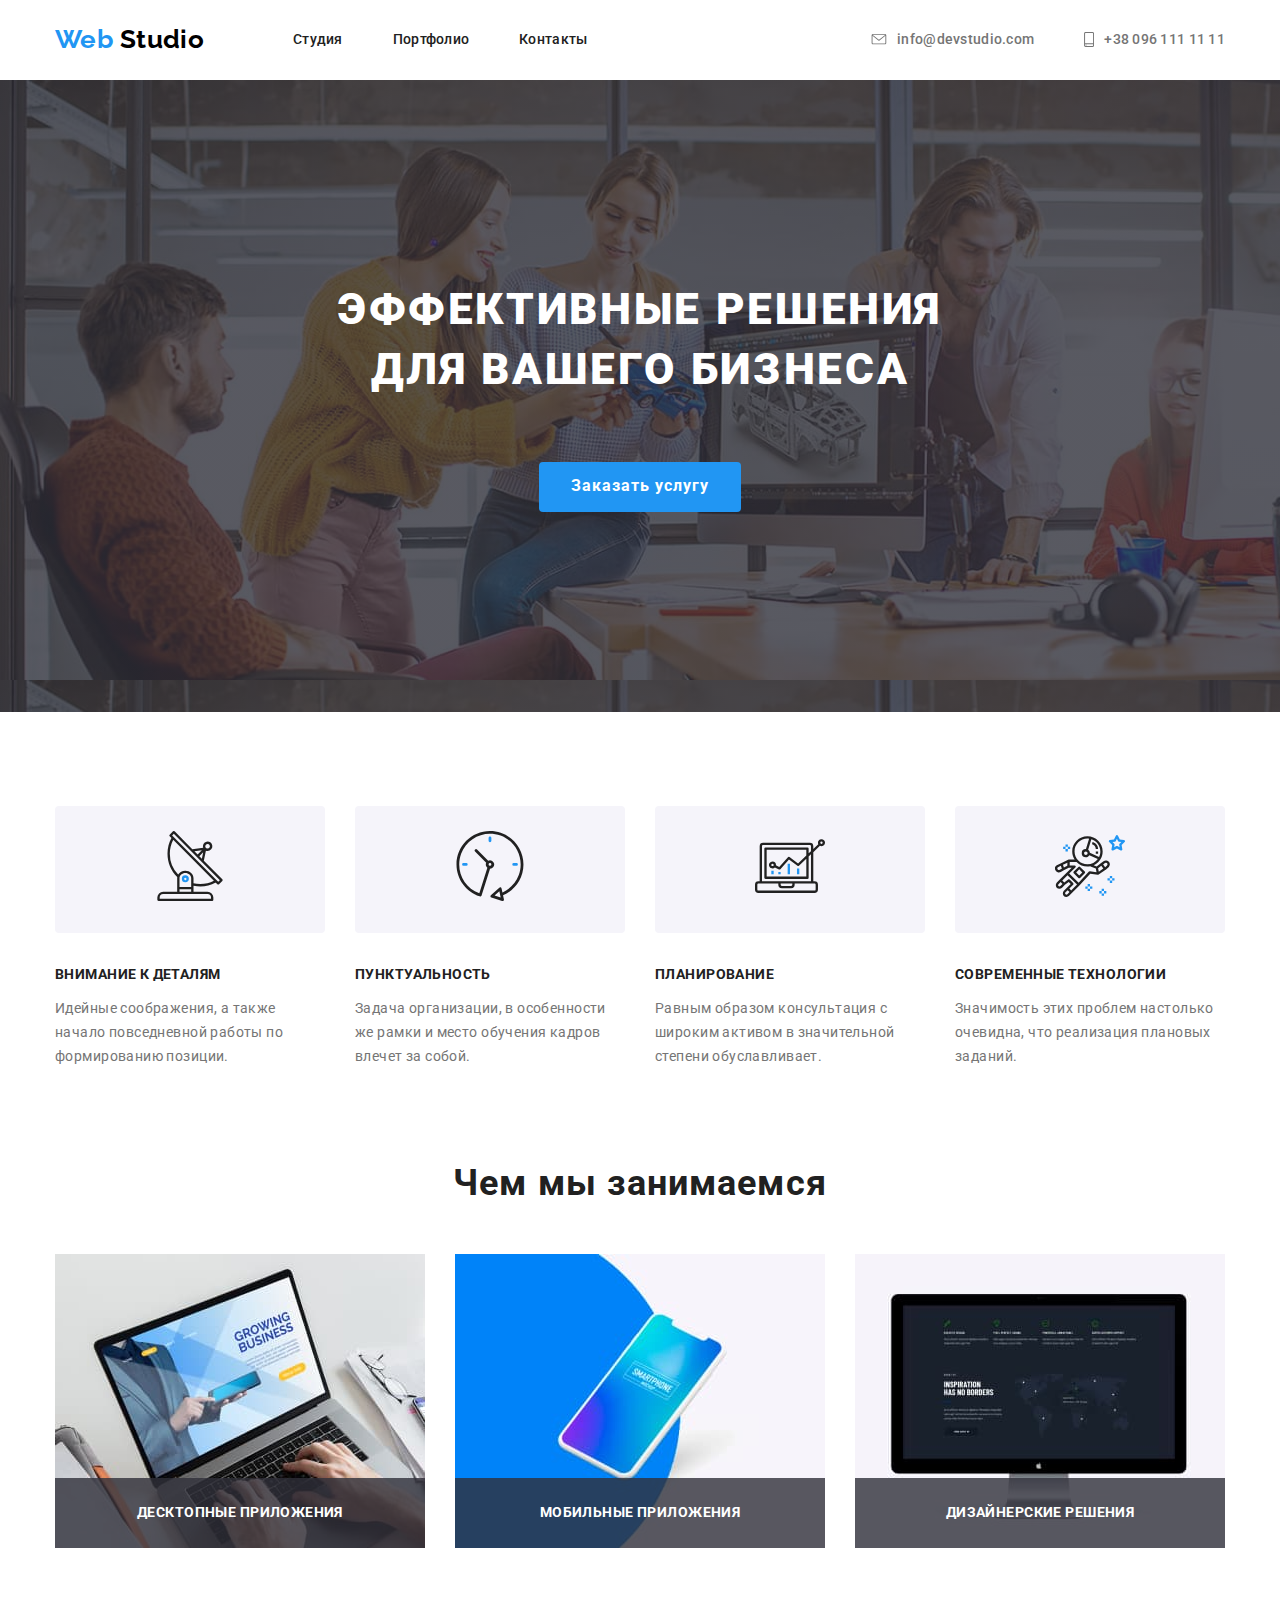
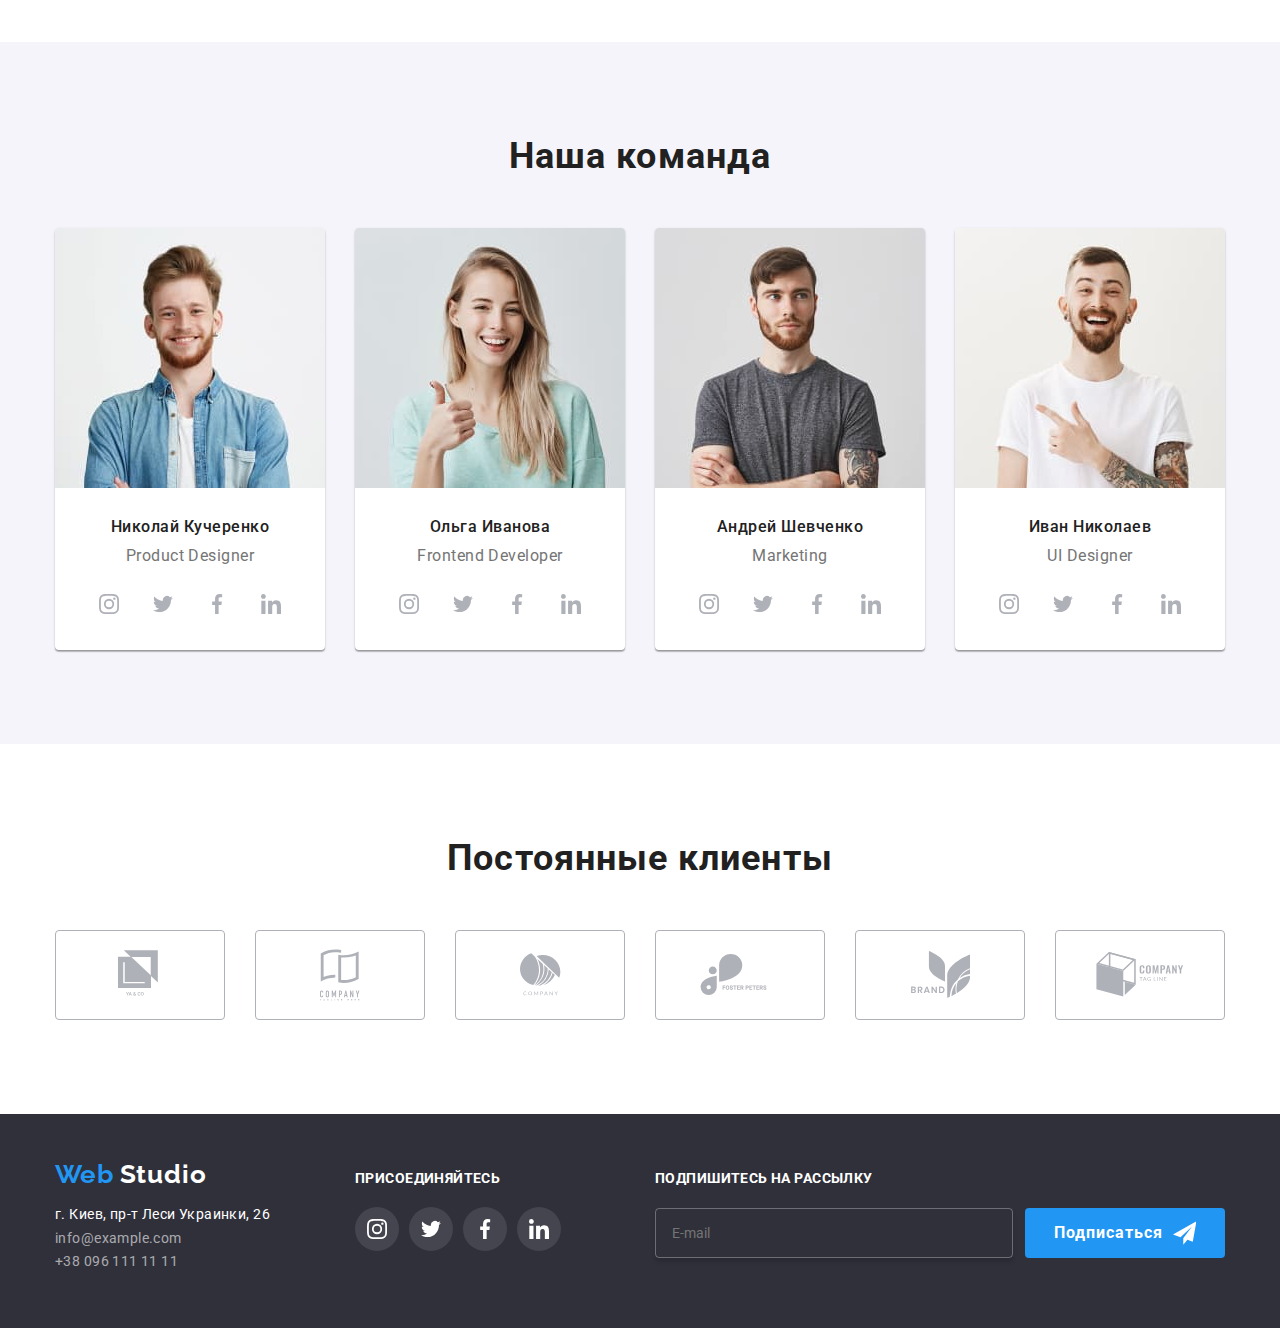
<file: index.html>
<!DOCTYPE html>
<html lang="ru">
  <head>
    <meta charset="UTF-8" />
    <meta name="viewport" content="width=device-width, initial-scale=1.0" />
    <title>Студия</title>
    <link
      href="https://fonts.googleapis.com/css2?family=Raleway:wght@700&family=Roboto:wght@400;500;700;900&display=swap"
      rel="stylesheet"
    />
    <link rel="stylesheet" href="./css/main.min.css" />
  </head>
  <body>
    <header>
      <!-- Navigation -->
      <div class="container header-container">
        <nav class="navigation-container">
          <a href="" class="logo all-logo">
            Web <span class="logo-part">Studio</span></a
          >
          <ul class="site-nav list">
            <li class="nav-item">
              <a href="" class="nav-link current-page">Студия</a>
            </li>
            <li class="nav-item">
              <a
                class="nav-link current-page"
                target="_blank"
                rel="import"
                href="portfolio.html"
                >Портфолио
              </a>
            </li>
            <li class="nav-item">
              <a class="nav-link current-page" href="">Контакты</a>
            </li>
          </ul>
        </nav>
        <ul class="contact list">
          <li class="contact-link">
            <a class="link" href="mailto:info@devstudio.com"
              ><svg class="nav-contacts-icon" width="16" height="11">
                <use href="./images/sprite.svg#svg-envelope"></use></svg
              >info@devstudio.com</a
            >
          </li>
          <li class="contact-link">
            <a class="link" href="tel:+380961111111"
              ><svg class="nav-contacts-icon" width="10" height="15">
                <use href="./images/sprite.svg#svg-smartphone"></use></svg
              >+38 096 111 11 11</a
            >
          </li>
        </ul>
      </div>
    </header>

    <main>
      <section class="section hero">
        <div class="container">
          <h1 class="hero-title">
            эффективные решения <br />
            для вашего бизнеса
          </h1>
          <button class="button button-hero" data-modal-open>
            Заказать услугу
          </button>
        </div>
        <div class="backdrop is-hidden" data-modal>
          <form class="callback-form">
            <b class="callback-header">
              Оставьте свои данные, мы вам перезвоним
            </b>
            <ul class="cont-form list">
              <li class="cont-form-item">
                <label class="form-field">
                  <input
                    class="input"
                    type="text"
                    name="name"
                    placeholder=" "
                  />
                  <span class="field-name">Имя</span>
                  <svg class="field-icon" width="18" height="18">
                    <use href="./images/sprite.svg#svg-callback-name"></use>
                  </svg>
                </label>
              </li>
              <li class="cont-form-item">
                <label class="form-field">
                  <input class="input" type="tel" name="tel" placeholder=" " />
                  <span class="field-name">Телефон</span>
                  <svg class="field-icon" width="18" height="18">
                    <use href="./images/sprite.svg#svg-callback-call"></use>
                  </svg>
                </label>
              </li>
              <li class="cont-form-item">
                <label class="form-field">
                  <input
                    class="input"
                    type="email"
                    name="mail"
                    placeholder=" "
                  />
                  <span class="field-name">Почта</span>
                  <svg class="field-icon" width="18" height="18">
                    <use href="./images/sprite.svg#svg-callback-mail"></use>
                  </svg>
                </label>
              </li>
              <li class="cont-form-item">
                <label class="form-field">
                  <textarea
                    class="comment-input"
                    name="comment"
                    placeholder=" "
                    rows="10"
                  ></textarea>
                  <span class="comment-name">Комментарий</span>
                </label>
              </li>
            </ul>
            <label class="form-policy">
              <input class="policy-checkbox" type="checkbox" name="policy" />
              <span class="policy-accept"
                >Соглашаюсь с рассылкой и принимаю
                <a class="policy-link" href="">Условия договора</a></span
              >
              <svg class="policy-icon policy-icon-off" width="15" height="15">
                <use href="./images/sprite.svg#svg-callback-policy-off"></use>
              </svg>
              <svg class="policy-icon policy-icon-on" width="15" height="15">
                <use href="./images/sprite.svg#svg-callback-policy-on"></use>
              </svg>
            </label>
            <button type="submit" class="button form-button">Отправить</button>
            <button class="close-button button" data-modal-close>
              <svg class="close-button-icon" width="18" height="18">
                <use href="./images/sprite.svg#svg-modal-close"></use>
              </svg>
            </button>
          </form>
        </div>
      </section>

      <!-- section abilities-->
      <section class="section">
        <div class="container abilities-container">
          <ul class="abilities list">
            <li class="abilities-items icon-antena">
              <div class="abilities-svg">
                <svg class="abilities-svg-icon" width="70" height="70">
                  <use href="./images/sprite.svg#svg-antenna"></use>
                </svg>
              </div>
              <h3 class="abilities-title">внимание к деталям</h3>
              <p class="abilities-text">
                Идейные соображения, а также начало повседневной работы по
                формированию позиции.
              </p>
            </li>
            <li class="abilities-items icon-clock">
              <div class="abilities-svg">
                <svg class="abilities-svg-icon" width="70" height="70">
                  <use href="./images/sprite.svg#svg-clock"></use>
                </svg>
              </div>
              <h3 class="abilities-title">пунктуальность</h3>
              <p class="abilities-text">
                Задача организации, в особенности же рамки и место обучения
                кадров влечет за собой.
              </p>
            </li>
            <li class="abilities-items icon-diagram">
              <div class="abilities-svg">
                <svg class="abilities-svg-icon" width="70" height="70">
                  <use href="./images/sprite.svg#svg-diagram"></use>
                </svg>
              </div>
              <h3 class="abilities-title">планирование</h3>
              <p class="abilities-text">
                Равным образом консультация с широким активом в значительной
                степени обуславливает.
              </p>
            </li>
            <li class="abilities-items icon-astr">
              <div class="abilities-svg">
                <svg class="abilities-svg-icon" width="70" height="70">
                  <use href="./images/sprite.svg#svg-astronaut"></use>
                </svg>
              </div>
              <h3 class="abilities-title">современные технологии</h3>
              <p class="abilities-text">
                Значимость этих проблем настолько очевидна, что реализация
                плановых заданий.
              </p>
            </li>
          </ul>
        </div>
      </section>

      <!-- What we do -->
      <section class="section what-we-do">
        <div class="container">
          <h2 class="doin-name">Чем мы занимаемся</h2>
          <ul class="doin list">
            <li class="doin-cards">
              <img
                class="doin-image"
                src="./images/notebook1.jpg"
                alt="Ноутбук"
                width="370"
                height="294"
              />
              <h3 class="doin-title">десктопные приложения</h3>
            </li>
            <li class="doin-cards">
              <img
                class="doin-image"
                src="./images/phone1.jpg"
                alt="Мобильный телефон"
                width="370"
                height="294"
              />
              <h3 class="doin-title">мобильные приложения</h3>
            </li>
            <li class="doin-cards">
              <img
                class="doin-image"
                src="./images/display.jpg"
                alt="Дисплей"
                width="370"
                height="294"
              />
              <h3 class="doin-title">дизайнерские решения</h3>
            </li>
          </ul>
        </div>
      </section>

      <!-- Our Team -->
      <section class="section our-team">
        <div class="container">
          <h2 class="our-team-title">Наша команда</h2>
          <ul class="team list">
            <li class="our-team-cards">
              <img
                class="our-team-photo"
                src="./images/john.jpg"
                alt="фото Джон Смит"
                width="270"
                height="260"
              />
              <h3 lang="en" class="team-names">Николай Кучеренко</h3>
              <p lang="en" class="team-profesion">Product Designer</p>
              <ul class="contact-team list">
                <li>
                  <a
                    class="contact-team-button"
                    href=""
                    target="_blank"
                    rel="noopener noreferrer"
                    aria-label="Ссылка на Инстаграм"
                    ><svg class="contact-team-svg" height="20">
                      <use href="./images/sprite.svg#svg-insta"></use></svg
                  ></a>
                </li>
                <li>
                  <a
                    class="contact-team-button"
                    href=""
                    target="_blank"
                    rel="noopener noreferrer"
                    aria-label="Ссылка на Твиттер"
                    ><svg class="contact-team-svg" height="20">
                      <use href="./images/sprite.svg#svg-twit"></use></svg
                  ></a>
                </li>
                <li>
                  <a
                    class="contact-team-button"
                    href=""
                    target="_blank"
                    rel="noopener noreferrer"
                    aria-label="Ссылка на Фейсбук"
                    ><svg class="contact-team-svg" height="20">
                      <use href="./images/sprite.svg#svg-faceb"></use></svg
                  ></a>
                </li>
                <li>
                  <a
                    class="contact-team-button"
                    href=""
                    target="_blank"
                    rel="noopener noreferrer"
                    aria-label="Ссылка на Ин"
                    ><svg class="contact-team-svg" height="20">
                      <use href="./images/sprite.svg#svg-link-in"></use></svg
                  ></a>
                </li>
              </ul>
            </li>
            <!-- Marta Stewart -->
            <li class="our-team-cards">
              <img
                class="our-team-photo"
                src="./images/marta.jpg"
                alt="фото Марта Стюарт"
                width="270"
                height="260"
              />
              <h3 lang="en" class="team-names">Ольга Иванова</h3>
              <p lang="en" class="team-profesion">Frontend Developer</p>
              <ul class="contact-team list">
                <li>
                  <a
                    class="contact-team-button"
                    href=""
                    target="_blank"
                    rel="noopener noreferrer"
                    aria-label="Ссылка на Инстаграм"
                    ><svg class="contact-team-svg" height="20">
                      <use href="./images/sprite.svg#svg-insta"></use></svg
                  ></a>
                </li>
                <li>
                  <a
                    class="contact-team-button"
                    href=""
                    target="_blank"
                    rel="noopener noreferrer"
                    aria-label="Ссылка на Твиттер"
                    ><svg class="contact-team-svg" height="20">
                      <use href="./images/sprite.svg#svg-twit"></use></svg
                  ></a>
                </li>
                <li>
                  <a
                    class="contact-team-button"
                    href=""
                    target="_blank"
                    rel="noopener noreferrer"
                    aria-label="Ссылка на Фейсбук"
                    ><svg class="contact-team-svg" height="20">
                      <use href="./images/sprite.svg#svg-faceb"></use></svg
                  ></a>
                </li>
                <li>
                  <a
                    class="contact-team-button"
                    href=""
                    target="_blank"
                    rel="noopener noreferrer"
                    aria-label="Ссылка на Ин"
                    ><svg class="contact-team-svg" height="20">
                      <use href="./images/sprite.svg#svg-link-in"></use></svg
                  ></a>
                </li>
              </ul>
            </li>
            <!-- Robert Jakis -->
            <li class="our-team-cards">
              <img
                class="our-team-photo"
                src="./images/robert.jpg"
                alt="фото Роберт Якис"
                width="270"
                height="260"
              />
              <h3 lang="en" class="team-names">Андрей Шевченко</h3>
              <p lang="en" class="team-profesion">Marketing</p>
              <ul class="contact-team list">
                <li>
                  <a
                    class="contact-team-button"
                    href=""
                    target="_blank"
                    rel="noopener noreferrer"
                    aria-label="Ссылка на Инстаграм"
                    ><svg class="contact-team-svg" height="20">
                      <use href="./images/sprite.svg#svg-insta"></use></svg
                  ></a>
                </li>
                <li>
                  <a
                    class="contact-team-button"
                    href=""
                    target="_blank"
                    rel="noopener noreferrer"
                    aria-label="Ссылка на Твиттер"
                    ><svg class="contact-team-svg" height="20">
                      <use href="./images/sprite.svg#svg-twit"></use></svg
                  ></a>
                </li>
                <li>
                  <a
                    class="contact-team-button"
                    href=""
                    target="_blank"
                    rel="noopener noreferrer"
                    aria-label="Ссылка на Фейсбук"
                    ><svg class="contact-team-svg" height="20">
                      <use href="./images/sprite.svg#svg-faceb"></use></svg
                  ></a>
                </li>
                <li>
                  <a
                    class="contact-team-button"
                    href=""
                    target="_blank"
                    rel="noopener noreferrer"
                    aria-label="Ссылка на Ин"
                    ><svg class="contact-team-svg" height="20">
                      <use href="./images/sprite.svg#svg-link-in"></use></svg
                  ></a>
                </li>
              </ul>
            </li>
            <!-- Martin Doe -->
            <li class="our-team-cards">
              <img
                class="our-team-photo"
                src="./images/martin.jpg"
                alt="фото Мартин Доу"
                width="270"
                height="260"
              />
              <h3 lang="en" class="team-names">Иван Николаев</h3>
              <p lang="en" class="team-profesion">UI Designer</p>
              <ul class="contact-team list">
                <li class="contact-team-item">
                  <a
                    class="contact-team-button"
                    href=""
                    target="_blank"
                    rel="noopener noreferrer"
                    aria-label="Ссылка на Инстаграм"
                    ><svg class="contact-team-svg" height="20">
                      <use href="./images/sprite.svg#svg-insta"></use></svg
                  ></a>
                </li>
                <li class="contact-team-item">
                  <a
                    class="contact-team-button"
                    href=""
                    target="_blank"
                    rel="noopener noreferrer"
                    aria-label="Ссылка на Твиттер"
                    ><svg class="contact-team-svg" height="20">
                      <use href="./images/sprite.svg#svg-twit"></use></svg
                  ></a>
                </li>
                <li class="contact-team-item">
                  <a
                    class="contact-team-button"
                    href=""
                    target="_blank"
                    rel="noopener noreferrer"
                    aria-label="Ссылка на Фейсбук"
                    ><svg class="contact-team-svg" height="20">
                      <use href="./images/sprite.svg#svg-faceb"></use>
                    </svg>
                  </a>
                </li>
                <li class="contact-team-item">
                  <a
                    class="contact-team-button"
                    href=""
                    target="_blank"
                    rel="noopener noreferrer"
                    aria-label="Ссылка на Ин"
                    ><svg class="contact-team-svg" height="20">
                      <use href="./images/sprite.svg#svg-link-in"></use>
                    </svg>
                  </a>
                </li>
              </ul>
            </li>
          </ul>
        </div>
      </section>

      <!-- Regular Clients -->
      <section class="section regular-clients">
        <div class="container">
          <h2 class="clients-title">Постоянные клиенты</h2>
          <ul class="clients list">
            <li class="client">
              <a
                class="client-link"
                href=""
                target="_blank"
                rel="noopener noreferrer"
                aria-label="клиент 1"
                ><svg class="client-icon" width="44" height="49">
                  <use href="./images/sprite.svg#svg-logo1"></use>
                </svg>
              </a>
            </li>
            <li class="client">
              <a
                class="client-link"
                href=""
                target="_blank"
                rel="noopener noreferrer"
                aria-label="клиент 2"
                ><svg class="client-icon" width="40" height="52">
                  <use href="./images/sprite.svg#svg-logo2"></use>
                </svg>
              </a>
            </li>
            <li class="client">
              <a
                class="client-link"
                href=""
                target="_blank"
                rel="noopener noreferrer"
                aria-label="клиент 3"
                ><svg class="client-icon" width="41" height="43">
                  <use href="./images/sprite.svg#svg-logo3"></use>
                </svg>
              </a>
            </li>
            <li class="client">
              <a
                class="client-link"
                href=""
                target="_blank"
                rel="noopener noreferrer"
                aria-label="клиент 4"
                ><svg class="client-icon" width="80" height="42">
                  <use href="./images/sprite.svg#svg-logo4"></use>
                </svg>
              </a>
            </li>
            <li class="client">
              <a
                class="client-link"
                href=""
                target="_blank"
                rel="noopener noreferrer"
                aria-label="клиент 5"
                ><svg class="client-icon" width="59" height="47">
                  <use href="./images/sprite.svg#svg-logo5"></use>
                </svg>
              </a>
            </li>
            <li class="client">
              <a
                class="client-link"
                href=""
                target="_blank"
                rel="noopener noreferrer"
                aria-label="клиент 6"
                ><svg class="client-icon" width="88" height="45">
                  <use href="./images/sprite.svg#svg-logo6"></use>
                </svg>
              </a>
            </li>
          </ul>
        </div>
      </section>
    </main>
    <footer class="footer">
      <!-- Contacts -->
      <div class="container">
        <div class="footer-part">
          <div class="footer-adress">
            <a href="" lang="en" class="logo all-logo-second"
              >Web <span class="logo-part-second">Studio</span></a
            >

            <address class="full-adress">
              <p class="adress">г. Киев, пр-т Леси Украинки, 26</p>
              <a class="st-adress-link" href="mailto:info@example.com"
                >info@example.com</a
              >
              <br />
              <a class="st-adress-link" href="tel:+380961111111"
                >+38 096 111 11 11</a
              >
            </address>
          </div>
          <div class="connect-us">
            <p class="connect-to-us">присоединяйтесь</p>
            <ul class="social-contact list">
              <li class="social-contact-item">
                <a
                  class="contact-connect"
                  href=""
                  target="_blank"
                  rel="noopener noreferrer"
                  aria-label="Ссылка на Инстаграм"
                  ><svg class="connect-icon" height="20">
                    <use href="./images/sprite.svg#svg-insta"></use>
                  </svg>
                </a>
              </li>
              <li class="social-contact-item">
                <a
                  class="contact-connect"
                  href=""
                  target="_blank"
                  rel="noopener noreferrer"
                  aria-label="Ссылка на Твиттер"
                  ><svg class="connect-icon" height="20">
                    <use href="./images/sprite.svg#svg-twit"></use>
                  </svg>
                </a>
              </li>
              <li class="social-contact-item">
                <a
                  class="contact-connect"
                  href=""
                  target="_blank"
                  rel="noopener noreferrer"
                  aria-label="Ссылка на Фейсбук"
                  ><svg class="connect-icon" height="20">
                    <use href="./images/sprite.svg#svg-faceb"></use>
                  </svg>
                </a>
              </li>
              <li class="social-contact-item">
                <a
                  class="contact-connect"
                  href=""
                  target="_blank"
                  rel="noopener noreferrer"
                  aria-label="Ссылка на Ин"
                  ><svg class="connect-icon" height="20">
                    <use href="./images/sprite.svg#svg-link-in"></use>
                  </svg>
                </a>
              </li>
            </ul>
          </div>
          <div class="footer-subscription">
            <h2 class="subscr-text">Подпишитесь на рассылку</h2>
            <form class="subscription-form">
              <input
                class="subscr-input"
                type="text"
                name="email"
                placeholder="E-mail"
              />
              <button type="submit" class="button subscr-button">
                <div class="subscr-wrap">
                  Подписаться<svg class="subscr-icon" width="24" height="24">
                    <use href="./images/sprite.svg#svg-send-button"></use>
                  </svg>
                </div>
              </button>
            </form>
          </div>
        </div>

        <!-- <p class="avtor">2020 | Developed by GoIT Students</p> -->
      </div>
    </footer>
    <script src="./js/modal.js"></script>
  </body>
</html>
</file>
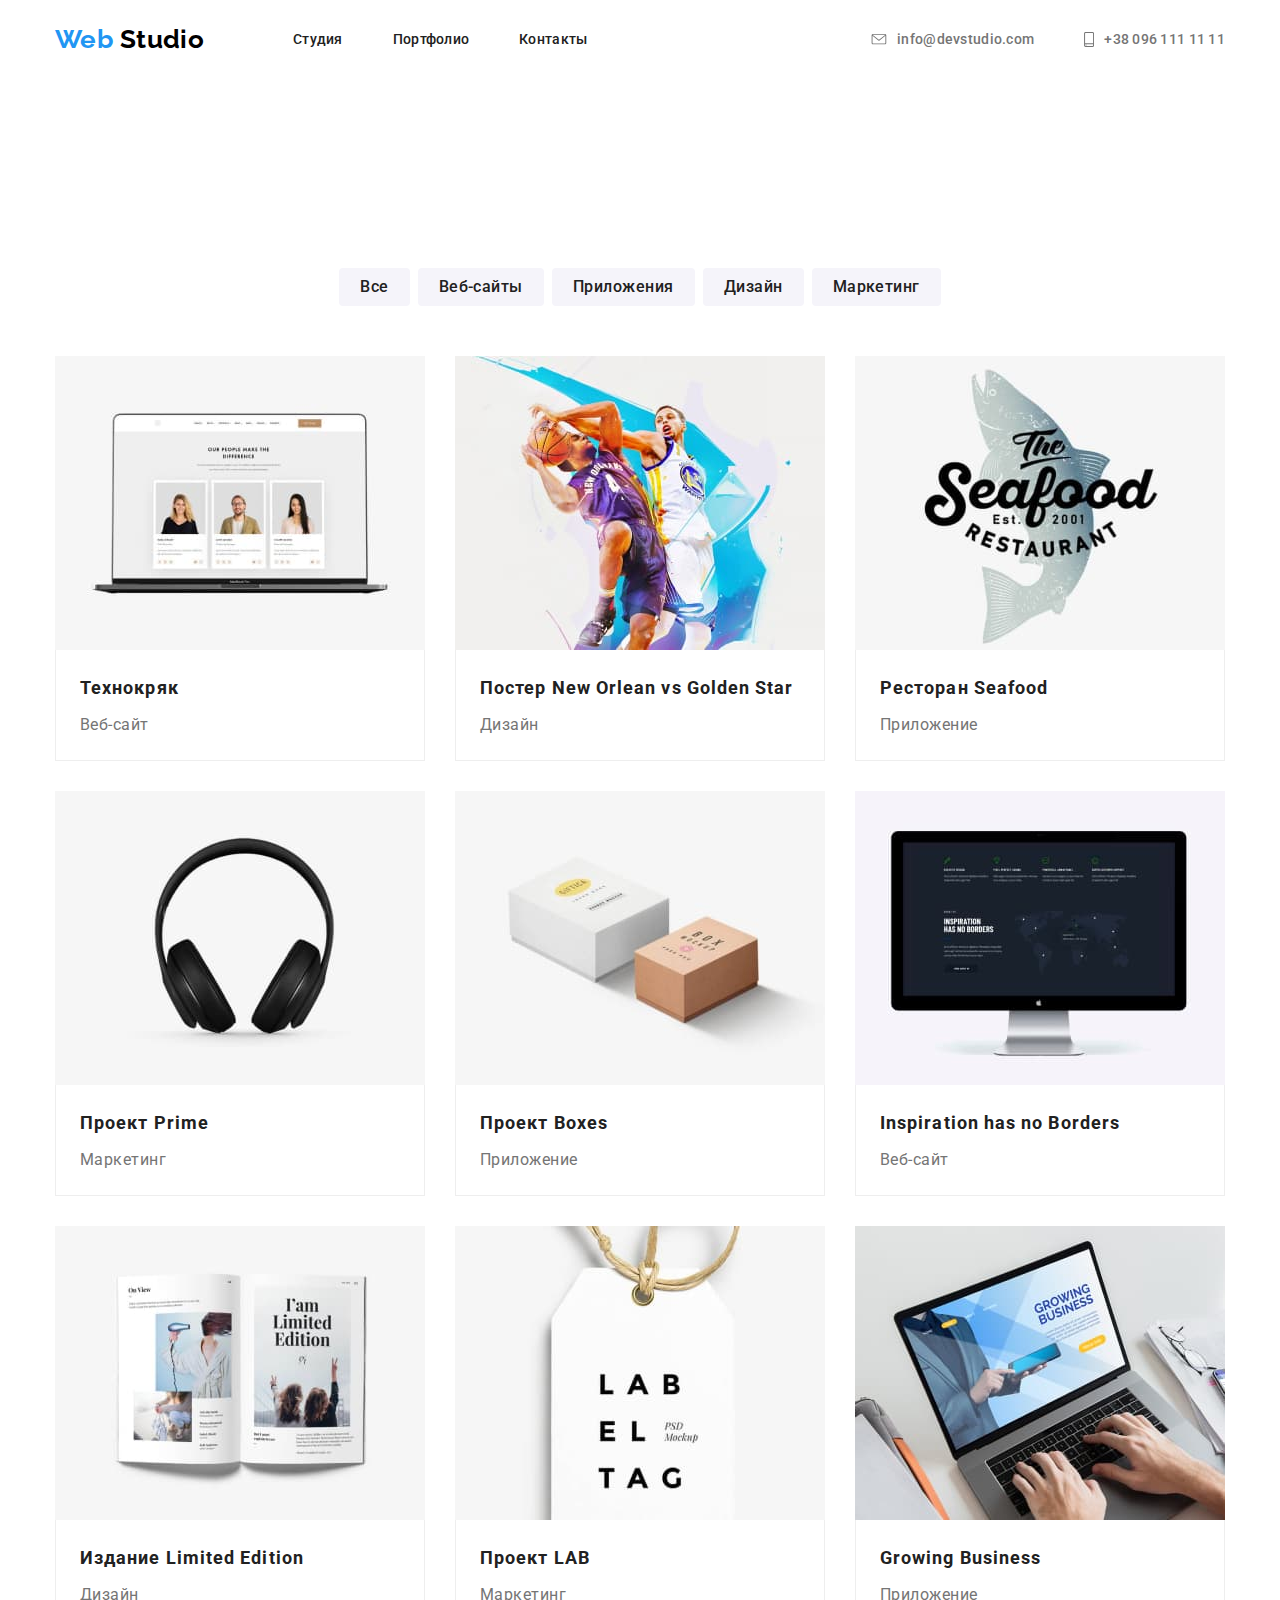
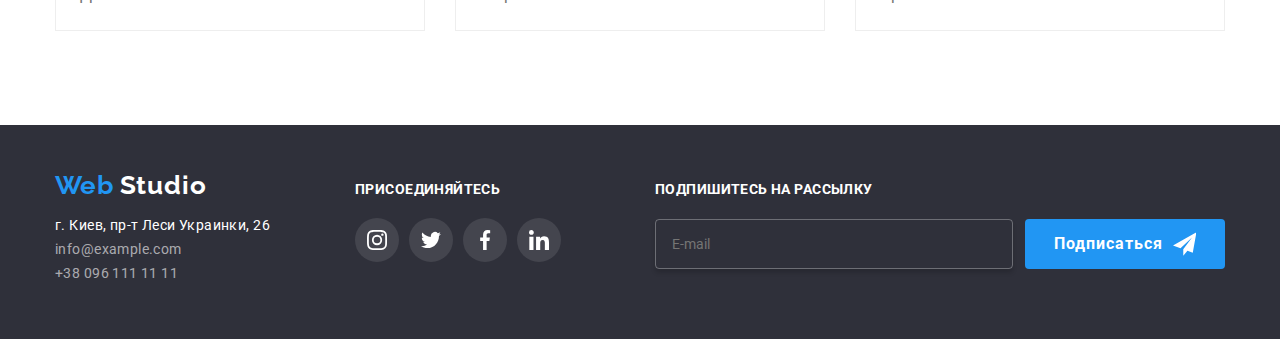
<file: portfolio.html>
<!DOCTYPE html>
<html lang="ru">
  <head>
    <meta charset="UTF-8" />
    <meta name="viewport" content="width=device-width, initial-scale=1.0" />
    <title>Портфолио</title>
    <link
      href="https://fonts.googleapis.com/css2?family=Raleway:wght@700&family=Roboto:wght@400;500;700;900&display=swap"
      rel="stylesheet"
    />
    <link
      rel="stylesheet"
      href="https://cdnjs.cloudflare.com/ajax/libs/modern-normalize/0.6.0/modern-normalize.min.css"
    />
    <link rel="stylesheet" href="./css/main.min.css" />
  </head>
  <body>
    <header>
      <!-- Navigation -->
      <div class="container header-container">
        <nav class="navigation-container">
          <a href="" class="logo all-logo">
            Web <span class="logo-part">Studio</span></a
          >
          <ul class="site-nav list">
            <li class="nav-item">
              <a href="" class="nav-link current-page">Студия</a>
            </li>
            <li class="nav-item">
              <a
                class="nav-link current-page"
                target="_blank"
                rel="import"
                href="portfolio.html"
                >Портфолио
              </a>
            </li>
            <li class="nav-item">
              <a class="nav-link current-page" href="">Контакты</a>
            </li>
          </ul>
        </nav>
        <ul class="contact list">
          <li class="contact-link">
            <a class="link" href="mailto:info@devstudio.com"
              ><svg class="nav-contacts-icon" width="16" height="11">
                <use href="./images/sprite.svg#svg-envelope"></use></svg
              >info@devstudio.com</a
            >
          </li>
          <li class="contact-link">
            <a class="link" href="tel:+380961111111"
              ><svg class="nav-contacts-icon" width="10" height="15">
                <use href="./images/sprite.svg#svg-smartphone"></use></svg
              >+38 096 111 11 11</a
            >
          </li>
        </ul>
      </div>
    </header>
    <main>
      <!-- Navigation -->
      <section class="section portfolio-cards">
        <div class="container">
          <ul class="nav-header list">
            <li class="portfolio-item">
              <button type="button" class="nav-title-name">Все</button>
            </li>
            <li class="portfolio-item">
              <button type="button" class="nav-title-name">Веб-сайты</button>
            </li>
            <li class="portfolio-item">
              <button type="button" class="nav-title-name">Приложения</button>
            </li>
            <li class="portfolio-item">
              <button type="button" class="nav-title-name">Дизайн</button>
            </li>
            <li class="portfolio-item">
              <button type="button" class="nav-title-name">Маркетинг</button>
            </li>
          </ul>

          <!-- section All-->

          <ul class="work-examples list">
            <li class="work-examples-card">
              <a href="" class="work-example-imtext">
                <div class="img-text">
                  <img
                    src="./images/macbook.jpg"
                    alt="MacBook"
                    width="370"
                    height="294"
                    class="work-examples-image"
                  />
                  <p class="work-example-text">
                    Технокряк это современная площадка распространения
                    коронавируса. Компании используют эту платформу для
                    цифрового шпионажа и атак на защищённые сервера конкурентов.
                  </p>
                </div>
                <div class="example-description">
                  <h3 lang="ru" class="work-example-title">Технокряк</h3>
                  <p lang="ru" class="work-example-description">Веб-сайт</p>
                </div></a
              >
            </li>
            <li class="work-examples-card">
              <a href="" class="work-example-imtext">
                <div class="img-text">
                  <img
                    src="./images/backetboolpl.jpg"
                    alt="Backetbool players"
                    width="370"
                    height="294"
                    class="work-examples-image"
                  />
                  <p class="work-example-text">
                    Технокряк это современная площадка распространения
                    коронавируса. Компании используют эту платформу для
                    цифрового шпионажа и атак на защищённые сервера конкурентов.
                  </p>
                </div>
                <div class="example-description">
                  <h3 class="work-example-title">
                    Постер New Orlean vs Golden Star
                  </h3>
                  <p lang="ru" class="work-example-description">Дизайн</p>
                </div></a
              >
            </li>
            <li class="work-examples-card">
              <a href="" class="work-example-imtext">
                <div class="img-text">
                  <img
                    src="./images/logorestaurant.jpg"
                    alt="Seafood restaurant"
                    width="370"
                    height="294"
                    class="work-examples-image"
                  />
                  <p class="work-example-text">
                    Технокряк это современная площадка распространения
                    коронавируса. Компании используют эту платформу для
                    цифрового шпионажа и атак на защищённые сервера конкурентов.
                  </p>
                </div>
                <div class="example-description">
                  <h3 class="work-example-title">Ресторан Seafood</h3>
                  <p lang="ru" class="work-example-description">Приложение</p>
                </div></a
              >
            </li>
            <li class="work-examples-card">
              <a href="" class="work-example-imtext">
                <div class="img-text">
                  <img
                    src="./images/headphones.jpg"
                    alt="Headphones"
                    width="370"
                    height="294"
                    class="work-examples-image"
                  />
                  <p class="work-example-text">
                    Технокряк это современная площадка распространения
                    коронавируса. Компании используют эту платформу для
                    цифрового шпионажа и атак на защищённые сервера конкурентов.
                  </p>
                </div>
                <div class="example-description">
                  <h3 class="work-example-title">Проект Prime</h3>
                  <p lang="ru" class="work-example-description">Маркетинг</p>
                </div></a
              >
            </li>
            <li class="work-examples-card">
              <a href="" class="work-example-imtext">
                <div class="img-text">
                  <img
                    src="./images/boxes.jpg"
                    alt="Boxes"
                    width="370"
                    height="294"
                    class="work-examples-image"
                  />
                  <p class="work-example-text">
                    Технокряк это современная площадка распространения
                    коронавируса. Компании используют эту платформу для
                    цифрового шпионажа и атак на защищённые сервера конкурентов.
                  </p>
                </div>
                <div class="example-description">
                  <h3 class="work-example-title">Проект Boxes</h3>
                  <p lang="ru" class="work-example-description">Приложение</p>
                </div></a
              >
            </li>
            <li class="work-examples-card">
              <a href="" class="work-example-imtext">
                <div class="img-text">
                  <img
                    src="./images/macdisplay.jpg"
                    alt="MacDisplay"
                    width="370"
                    height="294"
                    class="work-examples-image"
                  />
                  <p class="work-example-text">
                    Технокряк это современная площадка распространения
                    коронавируса. Компании используют эту платформу для
                    цифрового шпионажа и атак на защищённые сервера конкурентов.
                  </p>
                </div>
                <div class="example-description">
                  <h3 lang="en" class="work-example-title">
                    Inspiration has no Borders
                  </h3>
                  <p lang="ru" class="work-example-description">Веб-сайт</p>
                </div></a
              >
            </li>
            <li class="work-examples-card">
              <a href="" class="work-example-imtext">
                <div class="img-text">
                  <img
                    src="./images/book.jpg"
                    alt="Book"
                    width="370"
                    height="294"
                    class="work-examples-image"
                  />
                  <p class="work-example-text">
                    Технокряк это современная площадка распространения
                    коронавируса. Компании используют эту платформу для
                    цифрового шпионажа и атак на защищённые сервера конкурентов.
                  </p>
                </div>
                <div class="example-description">
                  <h3 class="work-example-title">Издание Limited Edition</h3>
                  <p lang="ru" class="work-example-description">Дизайн</p>
                </div></a
              >
            </li>
            <li class="work-examples-card">
              <a href="" class="work-example-imtext">
                <div class="img-text">
                  <img
                    src="./images/labeltag.jpg"
                    alt="Logo"
                    width="370"
                    height="294"
                    class="work-examples-image"
                  />
                  <p class="work-example-text">
                    Технокряк это современная площадка распространения
                    коронавируса. Компании используют эту платформу для
                    цифрового шпионажа и атак на защищённые сервера конкурентов.
                  </p>
                </div>
                <div class="example-description">
                  <h3 class="work-example-title">Проект LAB</h3>
                  <p lang="ru" class="work-example-description">Маркетинг</p>
                </div></a
              >
            </li>
            <li class="work-examples-card">
              <a href="" class="work-example-imtext">
                <div class="img-text">
                  <img
                    src="./images/macbook1.jpg"
                    alt="Business Book"
                    width="370"
                    height="294"
                    class="work-examples-image"
                  />
                  <p class="work-example-text">
                    Технокряк это современная площадка распространения
                    коронавируса. Компании используют эту платформу для
                    цифрового шпионажа и атак на защищённые сервера конкурентов.
                  </p>
                </div>
                <div class="example-description">
                  <h3 lang="en" class="work-example-title">Growing Business</h3>
                  <p lang="ru" class="work-example-description">Приложение</p>
                </div></a
              >
            </li>
          </ul>
        </div>
      </section>
    </main>
    <footer class="footer">
      <!-- Contacts -->
      <div class="container">
        <div class="footer-part">
          <div class="footer-adress">
            <a href="" lang="en" class="logo all-logo-second"
              >Web <span class="logo-part-second">Studio</span></a
            >

            <address class="full-adress">
              <p class="adress">г. Киев, пр-т Леси Украинки, 26</p>
              <a class="st-adress-link" href="mailto:info@example.com"
                >info@example.com</a
              >
              <br />
              <a class="st-adress-link" href="tel:+380961111111"
                >+38 096 111 11 11</a
              >
            </address>
          </div>
          <div class="connect-us">
            <p class="connect-to-us">присоединяйтесь</p>
            <ul class="social-contact list">
              <li class="social-contact-item">
                <a
                  class="contact-connect"
                  href=""
                  target="_blank"
                  rel="noopener noreferrer"
                  aria-label="Ссылка на Инстаграм"
                  ><svg class="connect-icon" height="20">
                    <use href="./images/sprite.svg#svg-insta"></use>
                  </svg>
                </a>
              </li>
              <li class="social-contact-item">
                <a
                  class="contact-connect"
                  href=""
                  target="_blank"
                  rel="noopener noreferrer"
                  aria-label="Ссылка на Твиттер"
                  ><svg class="connect-icon" height="20">
                    <use href="./images/sprite.svg#svg-twit"></use>
                  </svg>
                </a>
              </li>
              <li class="social-contact-item">
                <a
                  class="contact-connect"
                  href=""
                  target="_blank"
                  rel="noopener noreferrer"
                  aria-label="Ссылка на Фейсбук"
                  ><svg class="connect-icon" height="20">
                    <use href="./images/sprite.svg#svg-faceb"></use>
                  </svg>
                </a>
              </li>
              <li class="social-contact-item">
                <a
                  class="contact-connect"
                  href=""
                  target="_blank"
                  rel="noopener noreferrer"
                  aria-label="Ссылка на Ин"
                  ><svg class="connect-icon" height="20">
                    <use href="./images/sprite.svg#svg-link-in"></use>
                  </svg>
                </a>
              </li>
            </ul>
          </div>
          <div class="footer-subscription">
            <h2 class="subscr-text">Подпишитесь на рассылку</h2>
            <form class="subscription-form">
              <input
                class="subscr-input"
                type="text"
                name="email"
                placeholder="E-mail"
              />
              <button type="submit" class="button subscr-button">
                <div class="subscr-wrap">
                  Подписаться<svg class="subscr-icon" width="24" height="24">
                    <use href="./images/sprite.svg#svg-send-button"></use>
                  </svg>
                </div>
              </button>
            </form>
          </div>
        </div>

        <!-- <p class="avtor">2020 | Developed by GoIT Students</p> -->
      </div>
    </footer>
    <script src="./js/modal.js"></script>
  </body>
</html>
</file>
<file: css/main.min.css>
/*! modern-normalize v0.6.0 | MIT License | https://github.com/sindresorhus/modern-normalize */*,::after,::before{-webkit-box-sizing:border-box;box-sizing:border-box}:root{-moz-tab-size:4;-o-tab-size:4;tab-size:4}html{line-height:1.15;-webkit-text-size-adjust:100%}body{margin:0}body{font-family:system-ui, -apple-system, "Segoe UI", Roboto, Helvetica, Arial, sans-serif, "Apple Color Emoji", "Segoe UI Emoji"}hr{height:0}abbr[title]{-webkit-text-decoration:underline dotted;text-decoration:underline dotted}b,strong{font-weight:bolder}code,kbd,pre,samp{font-family:SFMono-Regular, Consolas, "Liberation Mono", Menlo, monospace;font-size:1em}small{font-size:80%}sub,sup{font-size:75%;line-height:0;position:relative;vertical-align:baseline}sub{bottom:-0.25em}sup{top:-0.5em}button,input,optgroup,select,textarea{font-family:inherit;font-size:100%;line-height:1.15;margin:0}button,select{text-transform:none}[type="button"],[type="reset"],[type="submit"],button{-webkit-appearance:button}[type="button"]::-moz-focus-inner,[type="reset"]::-moz-focus-inner,[type="submit"]::-moz-focus-inner,button::-moz-focus-inner{border-style:none;padding:0}[type="button"]:-moz-focusring,[type="reset"]:-moz-focusring,[type="submit"]:-moz-focusring,button:-moz-focusring{outline:1px dotted ButtonText}fieldset{padding:0.35em 0.75em 0.625em}legend{padding:0}progress{vertical-align:baseline}[type="number"]::-webkit-inner-spin-button,[type="number"]::-webkit-outer-spin-button{height:auto}[type="search"]{-webkit-appearance:textfield;outline-offset:-2px}[type="search"]::-webkit-search-decoration{-webkit-appearance:none}::-webkit-file-upload-button{-webkit-appearance:button;font:inherit}summary{display:list-item}body{color:#212121;font-family:Roboto,sans-serif;font-style:normal;font-weight:400;letter-spacing:.03em;font-size:14px;line-height:1.7}.list{list-style:none;margin:0;padding:0}.container{width:1200px;margin:0 auto;padding:0 15px}.section{min-width:1230px;padding-top:94px}.visually-hidden{position:absolute;width:1px;height:1px;margin:-1px;padding:0;border:0;clip:rect(0, 0, 0, 0);overflow:hidden}.button{display:inline-block;cursor:pointer}.logo{color:#2196f3;font-family:Raleway;font-weight:700;font-size:26px;line-height:1.2;text-decoration:none;display:block}.all-logo{width:153px;margin-right:85px;margin-left:0}.logo-part{color:#000}.header-container{display:-webkit-box;display:-ms-flexbox;display:flex;-webkit-box-align:center;-ms-flex-align:center;align-items:center;height:80px}.navigation-container{display:-webkit-box;display:-ms-flexbox;display:flex;-webkit-box-align:center;-ms-flex-align:center;align-items:center;margin-left:0}.site-nav{width:294px;display:-webkit-box;display:-ms-flexbox;display:flex;-webkit-box-align:center;-ms-flex-align:center;align-items:center}.nav-item{font-weight:500;font-size:14px;line-height:1.14;letter-spacing:0.02em}.nav-item:not(:last-child){margin-right:50px}.nav-link{display:block;padding-top:32px;padding-bottom:32px;color:#212121;text-decoration:none;-webkit-transition:color 250ms cubic-bezier(0.4, 0, 0.2, 1);transition:color 250ms cubic-bezier(0.4, 0, 0.2, 1)}.nav-link:hover,.nav-link:focus{color:#2196f3}.current-page{position:relative}.current-page::after{content:"";position:absolute;bottom:0;left:0;height:4px;width:100%;background-color:#2196f3;border-radius:2px;opacity:0;-webkit-transition:color 250ms cubic-bezier(0.4, 0, 0.2, 1);transition:color 250ms cubic-bezier(0.4, 0, 0.2, 1)}.current-page:active::after{opacity:1}.contact{display:-webkit-box;display:-ms-flexbox;display:flex;height:16px;margin-left:auto}.link{display:-webkit-box;display:-ms-flexbox;display:flex;-webkit-box-align:center;-ms-flex-align:center;align-items:center;text-decoration:none;font-weight:500;line-height:1.14;letter-spacing:0.02em;color:#757575;-webkit-transition:color 250ms cubic-bezier(0.4, 0, 0.2, 1);transition:color 250ms cubic-bezier(0.4, 0, 0.2, 1)}.nav-contacts-icon{margin-right:10px;fill:currentColor}.contact-link:not(:last-child){margin-right:50px}.link:hover,.link:focus{color:#2196f3}.hero{max-width:1600px;padding-top:200px;padding-bottom:200px;text-align:center;background-image:-webkit-gradient(linear, left top, left bottom, from(rgba(47,48,58,0.8)), to(rgba(47,48,58,0.8))),url(../images/hero.jpg);background-image:linear-gradient(rgba(47,48,58,0.8), rgba(47,48,58,0.8)),url(../images/hero.jpg);background-color:#000000}.hero-title{margin-top:0;margin-bottom:32px;position:relative;font-weight:900;font-size:44px;line-height:1.36;letter-spacing:0.06em;text-transform:uppercase;color:#fff}.button-hero{position:relative;min-width:200px;padding:9px 31px;height:50px;margin-top:30px;font-style:normal;font-weight:700;font-size:16px;line-height:1.8;display:inline-block;letter-spacing:0.06em;text-decoration:none;color:#fff;background-color:#2196f3;border:1px solid transparent;border-radius:4px;-webkit-transition:background-color 250ms cubic-bezier(0.4, 0, 0.2, 1);transition:background-color 250ms cubic-bezier(0.4, 0, 0.2, 1)}.backdrop{position:fixed;top:0;left:0;z-index:5;width:100%;height:100%;background-color:rgba(66,66,66,0.5);-webkit-transition:opacity 250ms cubic-bezier(0.4, 0, 0.2, 1);transition:opacity 250ms cubic-bezier(0.4, 0, 0.2, 1)}.is-hidden{opacity:0;pointer-events:none}.is-hidden .callback-form{-webkit-transform:translate(-50%, -50%) scale(0.7);transform:translate(-50%, -50%) scale(0.7)}.callback-form{position:absolute;left:50%;top:50%;-webkit-transform:translate(-50%, -50%) scale(1);transform:translate(-50%, -50%) scale(1);display:-webkit-box;display:-ms-flexbox;display:flex;-webkit-box-orient:vertical;-webkit-box-direction:normal;-ms-flex-direction:column;flex-direction:column;width:528px;padding:40px;background-color:#fff;-webkit-box-shadow:0px 2px 1px rgba(0,0,0,0.2),0px 1px 1px rgba(0,0,0,0.14),0px 1px 3px rgba(0,0,0,0.12);box-shadow:0px 2px 1px rgba(0,0,0,0.2),0px 1px 1px rgba(0,0,0,0.14),0px 1px 3px rgba(0,0,0,0.12);border-radius:4px;-webkit-transition:-webkit-transform 250ms cubic-bezier(0.4, 0, 0.2, 1);transition:-webkit-transform 250ms cubic-bezier(0.4, 0, 0.2, 1);transition:transform 250ms cubic-bezier(0.4, 0, 0.2, 1);transition:transform 250ms cubic-bezier(0.4, 0, 0.2, 1), -webkit-transform 250ms cubic-bezier(0.4, 0, 0.2, 1)}.callback-header{margin-top:0;margin-bottom:30px;font-size:20px;font-weight:700;line-height:1.15;color:#212121}.cont-form{margin-bottom:20px}.cont-form-item:not(:last-child){margin-bottom:28px}.form-field{position:relative;display:block}.input{width:100%;height:40px;margin:0;padding:12px 16px;padding-left:42px;letter-spacing:0.01em;line-height:1.14;border:1px solid rgba(33,33,33,0.2);border-radius:4px;-webkit-transition:border 250ms cubic-bezier(0.4, 0, 0.2, 1);transition:border 250ms cubic-bezier(0.4, 0, 0.2, 1)}.field-name{position:absolute;top:50%;left:0;-webkit-transform:translateY(-50%);transform:translateY(-50%);margin-left:42px;letter-spacing:0.01em;line-height:1.14;color:#757575;-webkit-transition:color 250ms cubic-bezier(0.4, 0, 0.2, 1),-webkit-transform 250ms cubic-bezier(0.4, 0, 0.2, 1);transition:color 250ms cubic-bezier(0.4, 0, 0.2, 1),-webkit-transform 250ms cubic-bezier(0.4, 0, 0.2, 1);transition:color 250ms cubic-bezier(0.4, 0, 0.2, 1),transform 250ms cubic-bezier(0.4, 0, 0.2, 1);transition:color 250ms cubic-bezier(0.4, 0, 0.2, 1),transform 250ms cubic-bezier(0.4, 0, 0.2, 1),-webkit-transform 250ms cubic-bezier(0.4, 0, 0.2, 1)}.field-icon{position:absolute;top:50%;left:0;-webkit-transform:translateY(-50%);transform:translateY(-50%);margin-left:16px;fill:currentColor;-webkit-transition:color 250ms cubic-bezier(0.4, 0, 0.2, 1);transition:color 250ms cubic-bezier(0.4, 0, 0.2, 1)}.input:focus{border:1px solid #2196f3;outline:none}.input:focus+.field-name{-webkit-transform:translate(-26px, -40px);transform:translate(-26px, -40px);color:#2196f3}.input:not(:placeholder-shown)+.field-name{-webkit-transform:translate(-26px, -40px);transform:translate(-26px, -40px)}.input:focus ~ .field-icon{color:#2196f3}.comment-input{display:block;width:100%;height:120px;padding:12px 16px;letter-spacing:0.01em;line-height:1.14;border:1px solid rgba(33,33,33,0.2);border-radius:4px;-webkit-transition:border 250ms cubic-bezier(0.4, 0, 0.2, 1);transition:border 250ms cubic-bezier(0.4, 0, 0.2, 1);resize:none}.comment-name{position:absolute;top:12px;left:0;margin-left:16px;letter-spacing:0.01em;line-height:1.14;color:#757575;-webkit-transition:color 250ms cubic-bezier(0.4, 0, 0.2, 1),-webkit-transform 250ms cubic-bezier(0.4, 0, 0.2, 1);transition:color 250ms cubic-bezier(0.4, 0, 0.2, 1),-webkit-transform 250ms cubic-bezier(0.4, 0, 0.2, 1);transition:color 250ms cubic-bezier(0.4, 0, 0.2, 1),transform 250ms cubic-bezier(0.4, 0, 0.2, 1);transition:color 250ms cubic-bezier(0.4, 0, 0.2, 1),transform 250ms cubic-bezier(0.4, 0, 0.2, 1),-webkit-transform 250ms cubic-bezier(0.4, 0, 0.2, 1)}.comment-input:focus{border:1px solid #2196f3;outline:none}.comment-input:focus+.comment-name{-webkit-transform:translateY(-32px);transform:translateY(-32px);color:#2196f3}.comment-input:not(:placeholder-shown)+.comment-name{-webkit-transform:translateY(-32px);transform:translateY(-32px)}.form-policy{position:relative;display:block;margin-bottom:30px;margin-left:auto;margin-right:auto;padding-left:24px;color:#757575}.policy-checkbox{position:absolute;width:1px;height:1px;margin:-1px;border:0;padding:0;clip:rect(0 0 0 0);overflow:hidden}.policy-icon{position:absolute;top:0;left:0;-webkit-transform:translateY(4px);transform:translateY(4px);color:#212121}.policy-icon-on{-webkit-transition:opacity 250ms cubic-bezier(0.4, 0, 0.2, 1);transition:opacity 250ms cubic-bezier(0.4, 0, 0.2, 1);color:#2196f3;opacity:0}.policy-icon-off{-webkit-transition:opacity 250ms cubic-bezier(0.4, 0, 0.2, 1);transition:opacity 250ms cubic-bezier(0.4, 0, 0.2, 1);opacity:1}.policy-checkbox:checked ~ .policy-icon-on{opacity:1}.policy-checkbox:checked ~ .policy-icon-off{opacity:0}.policy-link{color:#2196f3}.form-button{margin-left:auto;margin-right:auto;width:200px;height:50px;padding:10px 55px;font-weight:700;font-size:16px;line-height:1.8;letter-spacing:0.06em;text-decoration:none;color:#fff;background-color:#2196f3;-webkit-box-shadow:0px 4px 4px rgba(0,0,0,0.15);box-shadow:0px 4px 4px rgba(0,0,0,0.15);border:1px solid transparent;border-radius:4px;-webkit-transition:background-color 250ms cubic-bezier(0.4, 0, 0.2, 1);transition:background-color 250ms cubic-bezier(0.4, 0, 0.2, 1)}.close-button{position:absolute;top:0;right:0;-webkit-transform:translate(9px, -9px);transform:translate(9px, -9px);display:-webkit-box;display:-ms-flexbox;display:flex;-webkit-box-align:center;-ms-flex-align:center;align-items:center;-webkit-box-pack:center;-ms-flex-pack:center;justify-content:center;width:30px;height:30px;border-radius:50%;background-color:#fff;border:1px solid rgba(0,0,0,0.1)}.abilities-container{position:relative}.abilities-container::before{position:absolute;bottom:-94px;left:0;content:"";width:100%}.abilities{display:-webkit-box;display:-ms-flexbox;display:flex}.abilities-items{width:270px}.abilities-items:not(:last-child){margin-right:30px}.abilities-svg{padding:25px 100px;margin-bottom:30px;border-radius:4px;background-color:#f5f4fa}.abilities-title{font-weight:700;font-size:14px;line-height:1.7;letter-spacing:0.03em;margin-top:30px;margin-bottom:10px;color:#212121;text-transform:uppercase}.abilities-text{font-size:14px;line-height:1.7;letter-spacing:0.03em;margin:0;color:#757575}.doin{display:-webkit-box;display:-ms-flexbox;display:flex;padding-bottom:94px}.doin-cards{width:370px;position:relative}.doin-cards:not(:last-child){margin-right:30px}.doin-name{font-weight:700;font-size:36px;line-height:1.16;text-align:center;margin-top:0;margin-bottom:50px;padding:0;letter-spacing:0.03em;color:#212121}.doin-image{display:block;max-width:100%;height:auto}.doin-title{position:absolute;bottom:0;margin-top:0px;margin-bottom:0px;padding-top:27px;padding-bottom:27px;width:100%;color:#fff;background:rgba(47,48,58,0.8);font-weight:700;font-size:14px;line-height:1.14;text-align:center;text-transform:uppercase}.our-team{max-width:1600px;left:0px;background:#f5f4fa}.our-team-title{margin-top:0px;margin-bottom:50px;padding:0;font-weight:700;font-size:36px;line-height:1.16;text-align:center;letter-spacing:0.03em;color:#212121}.team{width:1170px;display:-webkit-box;display:-ms-flexbox;display:flex;padding-bottom:94px}.our-team-cards{width:calc((100%-30px * 3) / 4);height:422px;text-align:center;background-color:#fff;-webkit-box-shadow:0px 2px 1px rgba(0,0,0,0.2),0px 1px 1px rgba(0,0,0,0.14),0px 1px 3px rgba(0,0,0,0.12);box-shadow:0px 2px 1px rgba(0,0,0,0.2),0px 1px 1px rgba(0,0,0,0.14),0px 1px 3px rgba(0,0,0,0.12);border-radius:4px;overflow:hidden}.our-team-cards:not(:last-child){margin-right:30px}.our-team-photo{display:block;max-width:100%;height:auto}.team-names{margin-top:30px;margin-bottom:10px;padding:0;font-weight:500;font-size:16px;line-height:1.18;letter-spacing:0.03em;color:#212121}.team-profesion{font-weight:normal;margin:0;font-size:16px;line-height:1.18;letter-spacing:0.03em;color:#757575}.contact-team{width:206px;margin:16px 32px 24px 32px;display:-webkit-box;display:-ms-flexbox;display:flex;-webkit-box-pack:justify;-ms-flex-pack:justify;justify-content:space-between}.contact-team-button{display:-webkit-box;display:-ms-flexbox;display:flex;padding:0;border:none;height:44px;width:44px;border-radius:50%;-webkit-box-align:center;-ms-flex-align:center;align-items:center;-webkit-box-pack:center;-ms-flex-pack:center;justify-content:center;color:#afb1b8;-webkit-transition:color 250ms cubic-bezier(0.4, 0, 0.2, 1),background-color 250ms cubic-bezier(0.4, 0, 0.2, 1);transition:color 250ms cubic-bezier(0.4, 0, 0.2, 1),background-color 250ms cubic-bezier(0.4, 0, 0.2, 1)}.contact-team-item:not(:last-child){margin-right:10px}.contact-team-svg{fill:currentColor}.contact-team-button:hover,.contact-team-button:focus{background-color:#2196f3;color:#fff}.clients-title{margin-top:0px;margin-bottom:50px;padding:0;font-weight:700;font-size:36px;line-height:1.16;text-align:center;letter-spacing:0.03em;color:#212121}.clients{display:-webkit-box;display:-ms-flexbox;display:flex;padding-bottom:94px}.client-link{width:170px;height:90px;border:1px solid #afb1b8;-webkit-box-sizing:border-box;box-sizing:border-box;border-radius:4px;display:-webkit-box;display:-ms-flexbox;display:flex;-webkit-box-align:center;-ms-flex-align:center;align-items:center;-webkit-box-pack:center;-ms-flex-pack:center;justify-content:center;color:#afb1b8;-webkit-transition:color 250ms cubic-bezier(0.4, 0, 0.2, 1),border-color 250ms cubic-bezier(0.4, 0, 0.2, 1);transition:color 250ms cubic-bezier(0.4, 0, 0.2, 1),border-color 250ms cubic-bezier(0.4, 0, 0.2, 1)}.client-icon{fill:currentColor}.client:not(:last-child){margin-right:30px}.client-link:hover,.client-link:focus{color:#2196f3;border-color:#2196f3}.footer{min-width:1230px;padding-top:45px;padding-bottom:21px;left:1px;right:0;background-color:#2f303a}.footer-part{display:-webkit-box;display:-ms-flexbox;display:flex;-webkit-box-align:baseline;-ms-flex-align:baseline;align-items:baseline;padding-bottom:28px}.logo-part-second{color:#fff;font-weight:700;font-size:26px;line-height:1.2;letter-spacing:0.03em}.footer-adress{width:231px;margin-right:69px}.full-adress{margin-top:8px;width:231px;height:81px;-ms-flex-line-pack:center;align-content:center}.adress{margin:0;font-style:normal;font-size:14px;line-height:1.7;letter-spacing:0.03em;color:#fff}.st-adress-link{font-style:normal;font-size:14px;line-height:1.7;letter-spacing:0.03em;color:rgba(255,255,255,0.6);text-decoration:none;-webkit-transition:background-color 250ms cubic-bezier(0.4, 0, 0.2, 1);transition:background-color 250ms cubic-bezier(0.4, 0, 0.2, 1)}.st-adress-link:hover,.st-adress-link:focus{background-color:#2196f3}.connect-us{width:206px;margin-right:94px}.social-contact{display:-webkit-box;display:-ms-flexbox;display:flex;padding-top:20px;min-height:44px}.social-contact-item:not(:last-child){margin-right:10px}.connect-to-us{margin:0;color:#fff;font-weight:700;font-size:14px;line-height:1.14;letter-spacing:0.03em;text-transform:uppercase}.contact-connect{height:44px;width:44px;border-radius:50%;display:-webkit-box;display:-ms-flexbox;display:flex;-webkit-box-align:center;-ms-flex-align:center;align-items:center;-webkit-box-pack:center;-ms-flex-pack:center;justify-content:center;color:#fff;background-color:rgba(255,255,255,0.1);-webkit-transition:background-color 250ms cubic-bezier(0.4, 0, 0.2, 1);transition:background-color 250ms cubic-bezier(0.4, 0, 0.2, 1)}.connect-icon{fill:currentColor}.contact-connect:hover,.contact-connect:focus{background-color:#2196f3}.footer-subscription{margin-left:auto}.subscr-text{margin-top:0;margin-bottom:21px;font-size:14px;line-height:1.14;text-transform:uppercase;color:#fff}.subscription-form{display:-webkit-box;display:-ms-flexbox;display:flex}.subscr-input{display:inline-block;width:358px;height:50px;margin-right:12px;padding-left:16px;color:rgba(255,255,255,0.6);border:1px solid rgba(255,255,255,0.3);-webkit-box-shadow:0px 4px 4px rgba(0,0,0,0.15);box-shadow:0px 4px 4px rgba(0,0,0,0.15);border-radius:4px;background-color:transparent}.subscr-wrap{display:-webkit-box;display:-ms-flexbox;display:flex;-webkit-box-align:center;-ms-flex-align:center;align-items:center}.subscr-button{width:200px;padding:9px 28px;font-weight:700;font-size:16px;line-height:1.88;letter-spacing:0.06em;color:#fff;background-color:#2196f3;border:1px solid transparent;border-radius:4px}.subscr-button:hover,.subscr-button:focus{-webkit-box-shadow:0px 4px 4px rgba(0,0,0,0.15);box-shadow:0px 4px 4px rgba(0,0,0,0.15)}.subscr-icon{margin-left:10px}.nav-header{display:-webkit-box;display:-ms-flexbox;display:flex;-webkit-box-pack:center;-ms-flex-pack:center;justify-content:center;margin-top:94px;margin-bottom:50px}.portfolio-item:not(:last-child){margin-right:8px}.nav-title-name{padding:6px 21px;font-weight:500;font-size:16px;line-height:1.62;text-align:center;letter-spacing:0.03em;color:#212121;background:#f5f4fa;border-radius:4px;border:none;-webkit-transition:background-color 250ms cubic-bezier(0.4, 0, 0.2, 1);transition:background-color 250ms cubic-bezier(0.4, 0, 0.2, 1)}.nav-title-name:hover,.nav-title-name:focus{color:#fff;background-color:#2196f3;-webkit-box-shadow:0px 2px 2px rgba(0,0,0,0.12),0px 1px 2px rgba(0,0,0,0.08),0px 3px 1px rgba(0,0,0,0.1);box-shadow:0px 2px 2px rgba(0,0,0,0.12),0px 1px 2px rgba(0,0,0,0.08),0px 3px 1px rgba(0,0,0,0.1)}.work-examples{display:-webkit-box;display:-ms-flexbox;display:flex;-ms-flex-wrap:wrap;flex-wrap:wrap;margin:-15px;padding-bottom:94px}.work-examples-card{position:relative;width:calc((100% - 90px) / 3);margin:15px}.work-example-imtext{text-decoration:none;display:block}.img-text{position:relative;overflow:hidden;height:294px;width:370px}.work-example-text{position:absolute;width:100%;height:100%;top:0;left:0;margin-top:0;margin-bottom:0;padding:24px 63px;font-size:18px;line-height:1.56;color:#fff;background-color:rgba(33,150,243,0.9);-webkit-transform:translateY(100%);transform:translateY(100%);opacity:0;-webkit-transition:opacity 250ms cubic-bezier(0.4, 0, 0.2, 1),-webkit-transform 250ms cubic-bezier(0.4, 0, 0.2, 1);transition:opacity 250ms cubic-bezier(0.4, 0, 0.2, 1),-webkit-transform 250ms cubic-bezier(0.4, 0, 0.2, 1);transition:transform 250ms cubic-bezier(0.4, 0, 0.2, 1),opacity 250ms cubic-bezier(0.4, 0, 0.2, 1);transition:transform 250ms cubic-bezier(0.4, 0, 0.2, 1),opacity 250ms cubic-bezier(0.4, 0, 0.2, 1),-webkit-transform 250ms cubic-bezier(0.4, 0, 0.2, 1)}.work-examples-card:hover .work-example-text,.work-examples-card:focus .work-example-text{-webkit-transform:translateY(0);transform:translateY(0);opacity:1}.work-examples-card:hover,.work-examples-card:focus{-webkit-box-shadow:1px 4px 6px rgba(0,0,0,0.16),0px 4px 4px rgba(0,0,0,0.06),0px 1px 1px rgba(0,0,0,0.12);box-shadow:1px 4px 6px rgba(0,0,0,0.16),0px 4px 4px rgba(0,0,0,0.06),0px 1px 1px rgba(0,0,0,0.12)}.work-example-title{margin-top:0;margin-bottom:4px;font-size:18px;font-style:normal;font-weight:700;line-height:2;letter-spacing:0.06em;color:#212121}.example-description{padding:20px 24px;border-right:1px solid #eeeeee;border-left:1px solid #eeeeee;border-bottom:1px solid #eeeeee}.work-example-description{margin:0;font-size:16px;line-height:1.88;letter-spacing:0.03em;color:#757575}
/*# sourceMappingURL=main.min.css.map */
</file>
